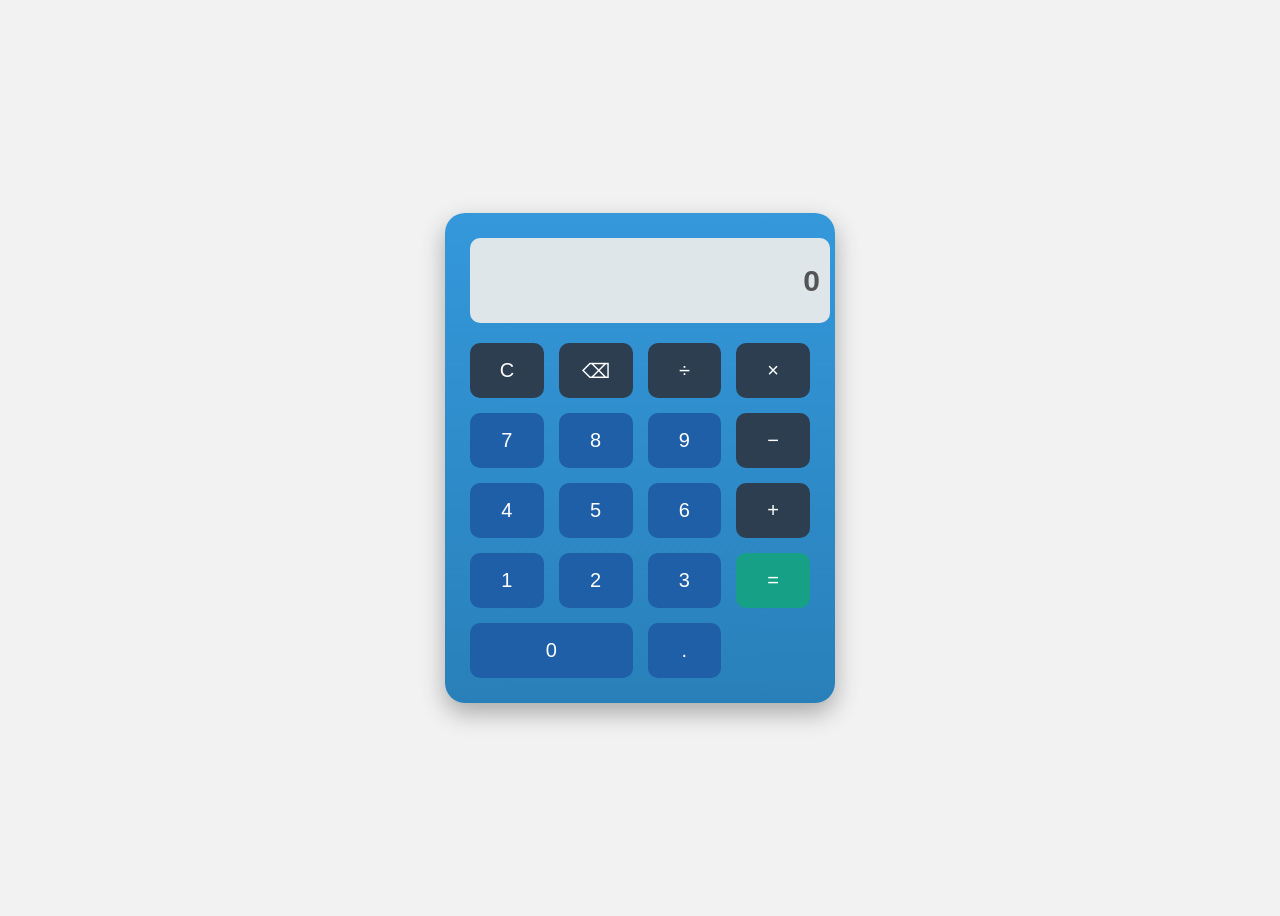
<file: index.html>
<!DOCTYPE html>
<html lang="en">
<head>
    <meta charset="UTF-8">
    <title>Advanced Calculator</title>
    <link rel="stylesheet" href="style.css">
</head>
<body>

<div class="calculator">
    <input type="text" id="display" class="display" value="0" disabled>

    <div class="buttons">
        <button class="operator" onclick="clearDisplay()">C</button>
        <button class="operator" onclick="backspace()">⌫</button>
        <button class="operator" onclick="appendOperator('/')">÷</button>
        <button class="operator" onclick="appendOperator('*')">×</button>

        <button onclick="appendNumber('7')">7</button>
        <button onclick="appendNumber('8')">8</button>
        <button onclick="appendNumber('9')">9</button>
        <button class="operator" onclick="appendOperator('-')">−</button>

        <button onclick="appendNumber('4')">4</button>
        <button onclick="appendNumber('5')">5</button>
        <button onclick="appendNumber('6')">6</button>
        <button class="operator" onclick="appendOperator('+')">+</button>

        <button onclick="appendNumber('1')">1</button>
        <button onclick="appendNumber('2')">2</button>
        <button onclick="appendNumber('3')">3</button>
        <button class="equal" onclick="calculate()">=</button>

        <button class="zero" onclick="appendNumber('0')">0</button>
        <button onclick="appendNumber('.')">.</button>
    </div>
</div>

<script>
    let display = document.getElementById("display");

    function appendNumber(number) {
        if (display.value === "0" && number !== ".") {
            display.value = number;
        } else {
            display.value += number;
        }
    }

    function appendOperator(operator) {
        let lastChar = display.value.slice(-1);
        if ("+-*/".includes(lastChar)) {
            display.value = display.value.slice(0, -1) + operator;
        } else {
            display.value += operator;
        }
    }

    function clearDisplay() {
        display.value = "0";
    }

    function backspace() {
        display.value = display.value.slice(0, -1);
        if (display.value === "") {
            display.value = "0";
        }
    }

    function calculate() {
        try {
            display.value = eval(display.value);
        } catch {
            display.value = "Error";
        }
    }
</script>

</body>
</html>
</file>
<file: style.css>
body {
    display: flex;
    justify-content: center;
    align-items: center;
    height: 100vh;
    background: #f2f2f2;
    font-family: Arial, sans-serif;
}

.calculator {
    background: linear-gradient(to bottom, #3498db, #2980b9);
    padding: 25px;
    border-radius: 20px;
    width: 340px;
    box-shadow: 0 10px 25px rgba(0,0,0,0.3);
}

.display {
    width: 100%;
    height: 65px;
    background: #dfe6e9;
    border-radius: 10px;
    margin-bottom: 20px;
    text-align: right;
    padding: 10px;
    font-size: 30px;
    font-weight: bold;
    border: none;
}

.buttons {
    display: grid;
    grid-template-columns: repeat(4, 1fr);
    gap: 15px;
}

button {
    height: 55px;
    font-size: 20px;
    border: none;
    border-radius: 10px;
    background: #1f5fa8;
    color: white;
    cursor: pointer;
    transition: 0.2s;
}

button:hover {
    background: #154a86;
}

.operator {
    background: #2c3e50;
}

.operator:hover {
    background: #1a252f;
}

.equal {
    background: #16a085;
}

.equal:hover {
    background: #117a65;
}

.zero {
    grid-column: span 2;
}
</file>
